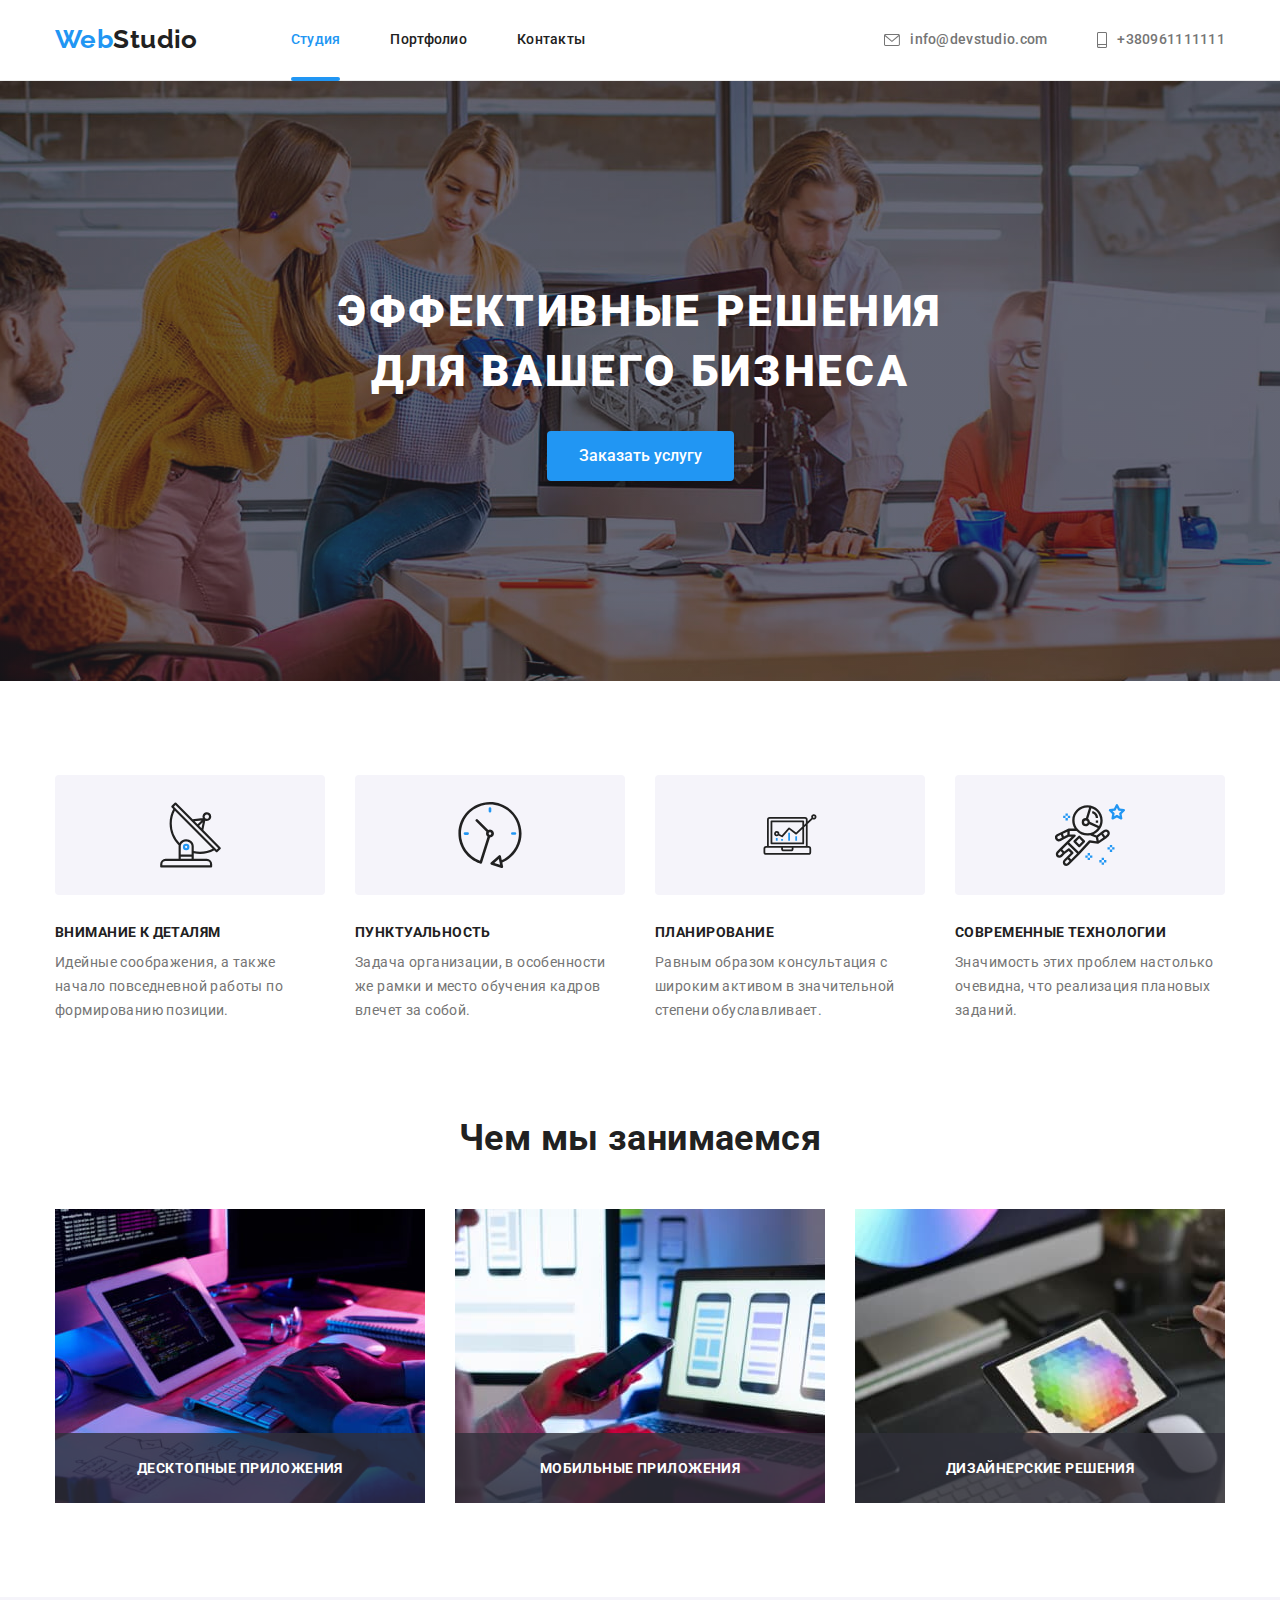
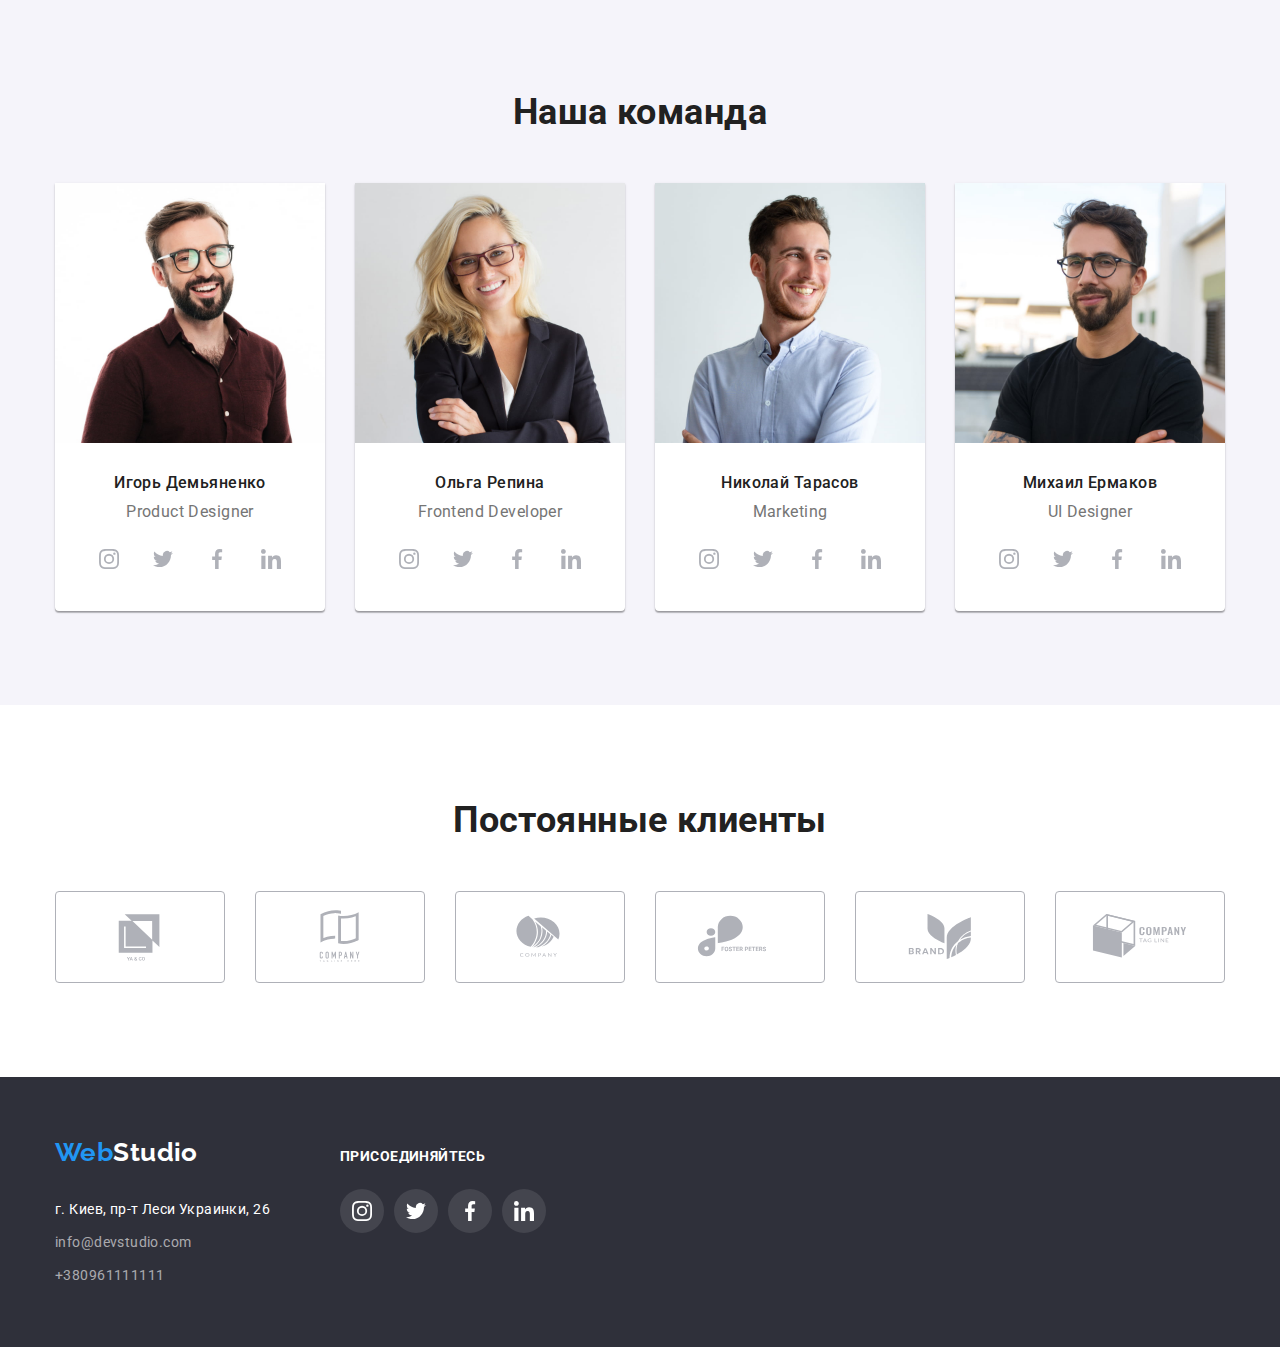
<file: index.html>
<!DOCTYPE html>
<html lang="ru">
  <head>
    <meta charset="UTF-8" />
    <meta http-equiv="X-UA-Compatible" content="IE=edge" />
    <meta name="viewport" content="width=device-width, initial-scale=1.0" />
    <title>Студия</title>
    <link rel="preconnect" href="https://fonts.googleapis.com" />
    <link rel="preconnect" href="https://fonts.gstatic.com" crossorigin />
    <link
      href="https://fonts.googleapis.com/css2?family=Raleway:wght@700&family=Roboto:wght@400;500;700;900&display=swap"
      rel="stylesheet"
    />
    <link
      rel="stylesheet"
      href="https://cdnjs.cloudflare.com/ajax/libs/modern-normalize/1.0.0/modern-normalize.min.css"
    />
    <link rel="stylesheet" href="./css/styles.css" />
  </head>
  <body>
    <header class="header">
      <div class="container header-wrapp">
        <nav class="main-nav">
          <a class="logo link" href="/">
            <span class="logo-accent">Web</span>Studio
          </a>
          <ul class="header-nav list">
            <li class="item">
              <a class="header-nav-link link current" href="./index.html"
                >Студия</a
              >
            </li>
            <li class="item">
              <a class="header-nav-link link" href="./portfolio.html"
                >Портфолио</a
              >
            </li>
            <li class="item">
              <a class="header-nav-link link" href=""> Контакты</a>
            </li>
          </ul>
        </nav>
        <ul class="header-contacts list">
          <li class="item">
            <a
              class="header-contacts-link link"
              href="mailto:info@devstudio.com"
            >
              <svg class="contacts-icon" width="16" height="12">
                <use href="./images/icons.svg#icon-envelope"></use>
              </svg>
              info@devstudio.com</a
            >
          </li>
          <li class="item">
            <a class="header-contacts-link link" href="tel:+380961111111">
              <svg class="contacts-icon" width="10" height="16">
                <use href="./images/icons.svg#icon-smartphone"></use>
              </svg>
              +380961111111</a
            >
          </li>
        </ul>
      </div>
    </header>
    <main>
      <section class="hero">
        <h1 class="hero-title">Эффективные решения<br />для вашего бизнеса</h1>
        <button class="btn btn-primary" type="button" data-modal-open>
          Заказать услугу
        </button>
      </section>

      <section class="section features">
        <div class="container">
          <h2 class="visually-hidden">Особенности</h2>
          <ul class="features-list list">
            <li class="item">
              <div class="features-thumb">
                <svg class="features-icons" width="65" height="70">
                  <use href="./images/icons.svg#icon-antenna"></use>
                </svg>
              </div>
              <h3 class="features-title">Внимание к деталям</h3>
              <p class="features-text">
                Идейные соображения, а также начало повседневной работы по
                формированию позиции.
              </p>
            </li>
            <li class="item">
              <div class="features-thumb">
                <svg class="features-icons" width="66" height="70">
                  <use href="./images/icons.svg#icon-clock"></use>
                </svg>
              </div>
              <h3 class="features-title">Пунктуальность</h3>
              <p class="features-text">
                Задача организации, в особенности же рамки и место обучения
                кадров влечет за собой.
              </p>
            </li>
            <li class="item">
              <div class="features-thumb">
                <svg class="features-icons" width="70" height="53">
                  <use href="./images/icons.svg#icon-diagram"></use>
                </svg>
              </div>
              <h3 class="features-title">Планирование</h3>
              <p class="features-text">
                Равным образом консультация с широким активом в значительной
                степени обуславливает.
              </p>
            </li>
            <li class="item">
              <div class="features-thumb">
                <svg class="features-icons" width="70" height="70">
                  <use href="./images/icons.svg#icon-astronaut"></use>
                </svg>
              </div>
              <h3 class="features-title">Современные технологии</h3>
              <p class="features-text">
                Значимость этих проблем настолько очевидна, что реализация
                плановых заданий.
              </p>
            </li>
          </ul>
        </div>
      </section>

      <section class="section activity">
        <div class="container">
          <h2 class="section-title">Чем мы занимаемся</h2>
          <ul class="activity-list list">
            <li class="activity-item">
              <img
                src="./images/box-1.jpg"
                alt="Десктопные приложения"
                width="370"
                height="294"
              />
              <p class="activity-item-title">Десктопные приложения</p>
            </li>
            <li class="activity-item">
              <img
                src="./images/box-2.jpg"
                alt="Мобильные приложения"
                width="370"
                height="294"
              />
              <p class="activity-item-title">Мобильные приложения</p>
            </li>
            <li class="activity-item">
              <img
                src="./images/box-3.jpg"
                alt="Дизайнерские решения"
                width="370"
                height="294"
              />
              <p class="activity-item-title">Дизайнерские решения</p>
            </li>
          </ul>
        </div>
      </section>
      <section class="section team">
        <div class="container">
          <h2 class="section-title">Наша команда</h2>
          <ul class="team-list list">
            <li class="team-item">
              <img
                src="./images/img-1.jpg"
                alt="Игорь Демьяненко"
                width="270"
                height="260"
              />
              <div class="team-item-text">
                <h3 class="team-item-title">Игорь Демьяненко</h3>
                <p class="team-item-desc" lang="en">Product Designer</p>

                <ul class="social-links-list list">
                  <li class="social-links-item">
                    <a href="#" target="_blank" class="social-link">
                      <svg class="social-icon">
                        <use
                          href="./images/icons.svg#icon-instagram"
                          width="20"
                          height="20"
                        ></use>
                      </svg>
                    </a>
                  </li>
                  <li class="social-links-item">
                    <a href="#" target="_blank" class="social-link">
                      <svg class="social-icon">
                        <use href="./images/icons.svg#icon-twitter"></use>
                      </svg>
                    </a>
                  </li>
                  <li class="social-links-item">
                    <a href="#" target="_blank" class="social-link">
                      <svg class="social-icon">
                        <use
                          href="./images/icons.svg#icon-facebook"
                          width="20"
                          height="20"
                        ></use>
                      </svg>
                    </a>
                  </li>
                  <li class="social-links-item">
                    <a href="#" target="_blank" class="social-link">
                      <svg class="social-icon">
                        <use
                          href="./images/icons.svg#icon-linkedin"
                          width="20"
                          height="20"
                        ></use>
                      </svg>
                    </a>
                  </li>
                </ul>
              </div>
            </li>
            <li class="team-item">
              <img
                src="./images/img-2.jpg"
                alt="Ольга Репина"
                width="270"
                height="260"
              />
              <div class="team-item-text">
                <h3 class="team-item-title">Ольга Репина</h3>
                <p class="team-item-desc" lang="en">Frontend Developer</p>
                <ul class="social-links-list list">
                  <li class="social-links-item">
                    <a href="#" target="_blank" class="social-link">
                      <svg class="social-icon">
                        <use
                          href="./images/icons.svg#icon-instagram"
                          width="20"
                          height="20"
                        ></use>
                      </svg>
                    </a>
                  </li>
                  <li class="social-links-item">
                    <a href="#" target="_blank" class="social-link">
                      <svg class="social-icon">
                        <use href="./images/icons.svg#icon-twitter"></use>
                      </svg>
                    </a>
                  </li>
                  <li class="social-links-item">
                    <a href="#" target="_blank" class="social-link">
                      <svg class="social-icon">
                        <use
                          href="./images/icons.svg#icon-facebook"
                          width="20"
                          height="20"
                        ></use>
                      </svg>
                    </a>
                  </li>
                  <li class="social-links-item">
                    <a href="#" target="_blank" class="social-link">
                      <svg class="social-icon">
                        <use
                          href="./images/icons.svg#icon-linkedin"
                          width="20"
                          height="20"
                        ></use>
                      </svg>
                    </a>
                  </li>
                </ul>
              </div>
            </li>
            <li class="team-item">
              <img
                src="./images/img-3.jpg"
                alt="Николай Тарасов"
                width="270"
                height="260"
              />
              <div class="team-item-text">
                <h3 class="team-item-title">Николай Тарасов</h3>
                <p class="team-item-desc" lang="en">Marketing</p>
                <ul class="social-links-list list">
                  <li class="social-links-item">
                    <a href="#" target="_blank" class="social-link">
                      <svg class="social-icon">
                        <use
                          href="./images/icons.svg#icon-instagram"
                          width="20"
                          height="20"
                        ></use>
                      </svg>
                    </a>
                  </li>
                  <li class="social-links-item">
                    <a href="#" target="_blank" class="social-link">
                      <svg class="social-icon">
                        <use href="./images/icons.svg#icon-twitter"></use>
                      </svg>
                    </a>
                  </li>
                  <li class="social-links-item">
                    <a href="#" target="_blank" class="social-link">
                      <svg class="social-icon">
                        <use
                          href="./images/icons.svg#icon-facebook"
                          width="20"
                          height="20"
                        ></use>
                      </svg>
                    </a>
                  </li>
                  <li class="social-links-item">
                    <a href="#" target="_blank" class="social-link">
                      <svg class="social-icon">
                        <use
                          href="./images/icons.svg#icon-linkedin"
                          width="20"
                          height="20"
                        ></use>
                      </svg>
                    </a>
                  </li>
                </ul>
              </div>
            </li>
            <li class="team-item">
              <img
                src="./images/img-4.jpg"
                alt="Михаил Ермаков"
                width="270"
                height="260"
              />
              <div class="team-item-text">
                <h3 class="team-item-title">Михаил Ермаков</h3>
                <p class="team-item-desc" lang="en">UI Designer</p>
                <ul class="social-links-list list">
                  <li class="social-links-item">
                    <a href="#" target="_blank" class="social-link">
                      <svg class="social-icon">
                        <use
                          href="./images/icons.svg#icon-instagram"
                          width="20"
                          height="20"
                        ></use>
                      </svg>
                    </a>
                  </li>
                  <li class="social-links-item">
                    <a href="#" target="_blank" class="social-link">
                      <svg class="social-icon">
                        <use href="./images/icons.svg#icon-twitter"></use>
                      </svg>
                    </a>
                  </li>
                  <li class="social-links-item">
                    <a href="#" target="_blank" class="social-link">
                      <svg class="social-icon">
                        <use
                          href="./images/icons.svg#icon-facebook"
                          width="20"
                          height="20"
                        ></use>
                      </svg>
                    </a>
                  </li>
                  <li class="social-links-item">
                    <a href="#" target="_blank" class="social-link">
                      <svg class="social-icon">
                        <use
                          href="./images/icons.svg#icon-linkedin"
                          width="20"
                          height="20"
                        ></use>
                      </svg>
                    </a>
                  </li>
                </ul>
              </div>
            </li>
          </ul>
        </div>
      </section>
      <section class="section">
        <div class="container">
          <h2 class="section-title">Постоянные клиенты</h2>
          <ul class="clients-list list">
            <li class="item">
              <a href="#" class="clients-link">
                <svg class="clients-icon">
                  <use href="./images/icons.svg#icon-client-logo1"></use>
                </svg>
              </a>
            </li>
            <li class="item">
              <a href="#" class="clients-link">
                <svg class="clients-icon">
                  <use href="./images/icons.svg#icon-client-logo2"></use>
                </svg>
              </a>
            </li>
            <li class="item">
              <a href="#" class="clients-link">
                <svg class="clients-icon">
                  <use href="./images/icons.svg#icon-client-logo3"></use>
                </svg>
              </a>
            </li>
            <li class="item">
              <a href="#" class="clients-link">
                <svg class="clients-icon">
                  <use href="./images/icons.svg#icon-client-logo4"></use>
                </svg>
              </a>
            </li>
            <li class="item">
              <a href="#" class="clients-link">
                <svg class="clients-icon">
                  <use href="./images/icons.svg#icon-client-logo5"></use>
                </svg>
              </a>
            </li>
            <li class="item">
              <a href="#" class="clients-link">
                <svg class="clients-icon">
                  <use href="./images/icons.svg#icon-client-logo6"></use>
                </svg>
              </a>
            </li>
          </ul>
        </div>
      </section>
    </main>
    <footer class="footer">
      <div class="container footer-wrapp">
        <div class="footer-contacts">
          <a class="footer-logo link" href="/">
            <span class="logo-accent">Web</span>Studio
          </a>
          <address class="footer-address">
            <p class="footer-address-text">г. Киев, пр-т Леси Украинки, 26</p>
            <ul class="footer-contacts list">
              <li class="item">
                <a
                  class="footer-contacts-link link"
                  href="mailto:info@devstudio.com"
                  >info@devstudio.com</a
                >
              </li>
              <li class="item">
                <a class="footer-contacts-link link" href="tel:+380961111111"
                  >+380961111111</a
                >
              </li>
            </ul>
          </address>
        </div>
        <div class="footer-socials">
          <h2 class="footer-title">Присоединяйтесь</h2>
          <ul class="footer-social-links-list list">
            <li class="footer-social-links-item">
              <a href="#" target="_blank" class="footer-social-link">
                <svg class="social-icon">
                  <use
                    href="./images/icons.svg#icon-instagram"
                    width="20"
                    height="20"
                  ></use>
                </svg>
              </a>
            </li>
            <li class="footer-social-links-item">
              <a href="#" target="_blank" class="footer-social-link">
                <svg class="social-icon">
                  <use href="./images/icons.svg#icon-twitter"></use>
                </svg>
              </a>
            </li>
            <li class="footer-social-links-item">
              <a href="#" target="_blank" class="footer-social-link">
                <svg class="social-icon">
                  <use
                    href="./images/icons.svg#icon-facebook"
                    width="20"
                    height="20"
                  ></use>
                </svg>
              </a>
            </li>
            <li class="footer-social-links-item">
              <a href="#" target="_blank" class="footer-social-link">
                <svg class="social-icon">
                  <use
                    href="./images/icons.svg#icon-linkedin"
                    width="20"
                    height="20"
                  ></use>
                </svg>
              </a>
            </li>
          </ul>
        </div>
      </div>
    </footer>
    <div class="backdrop is-hidden" data-modal>
      <div class="modal">
        <button type="button" class="btn close-btn" data-modal-close>
          <svg class="close-icon" width="11" height="11">
            <use href="./images/icons.svg#icon-close"></use>
          </svg>
        </button>
      </div>
    </div>
    <script src="./js/modal.js"></script>
  </body>
</html>
</file>
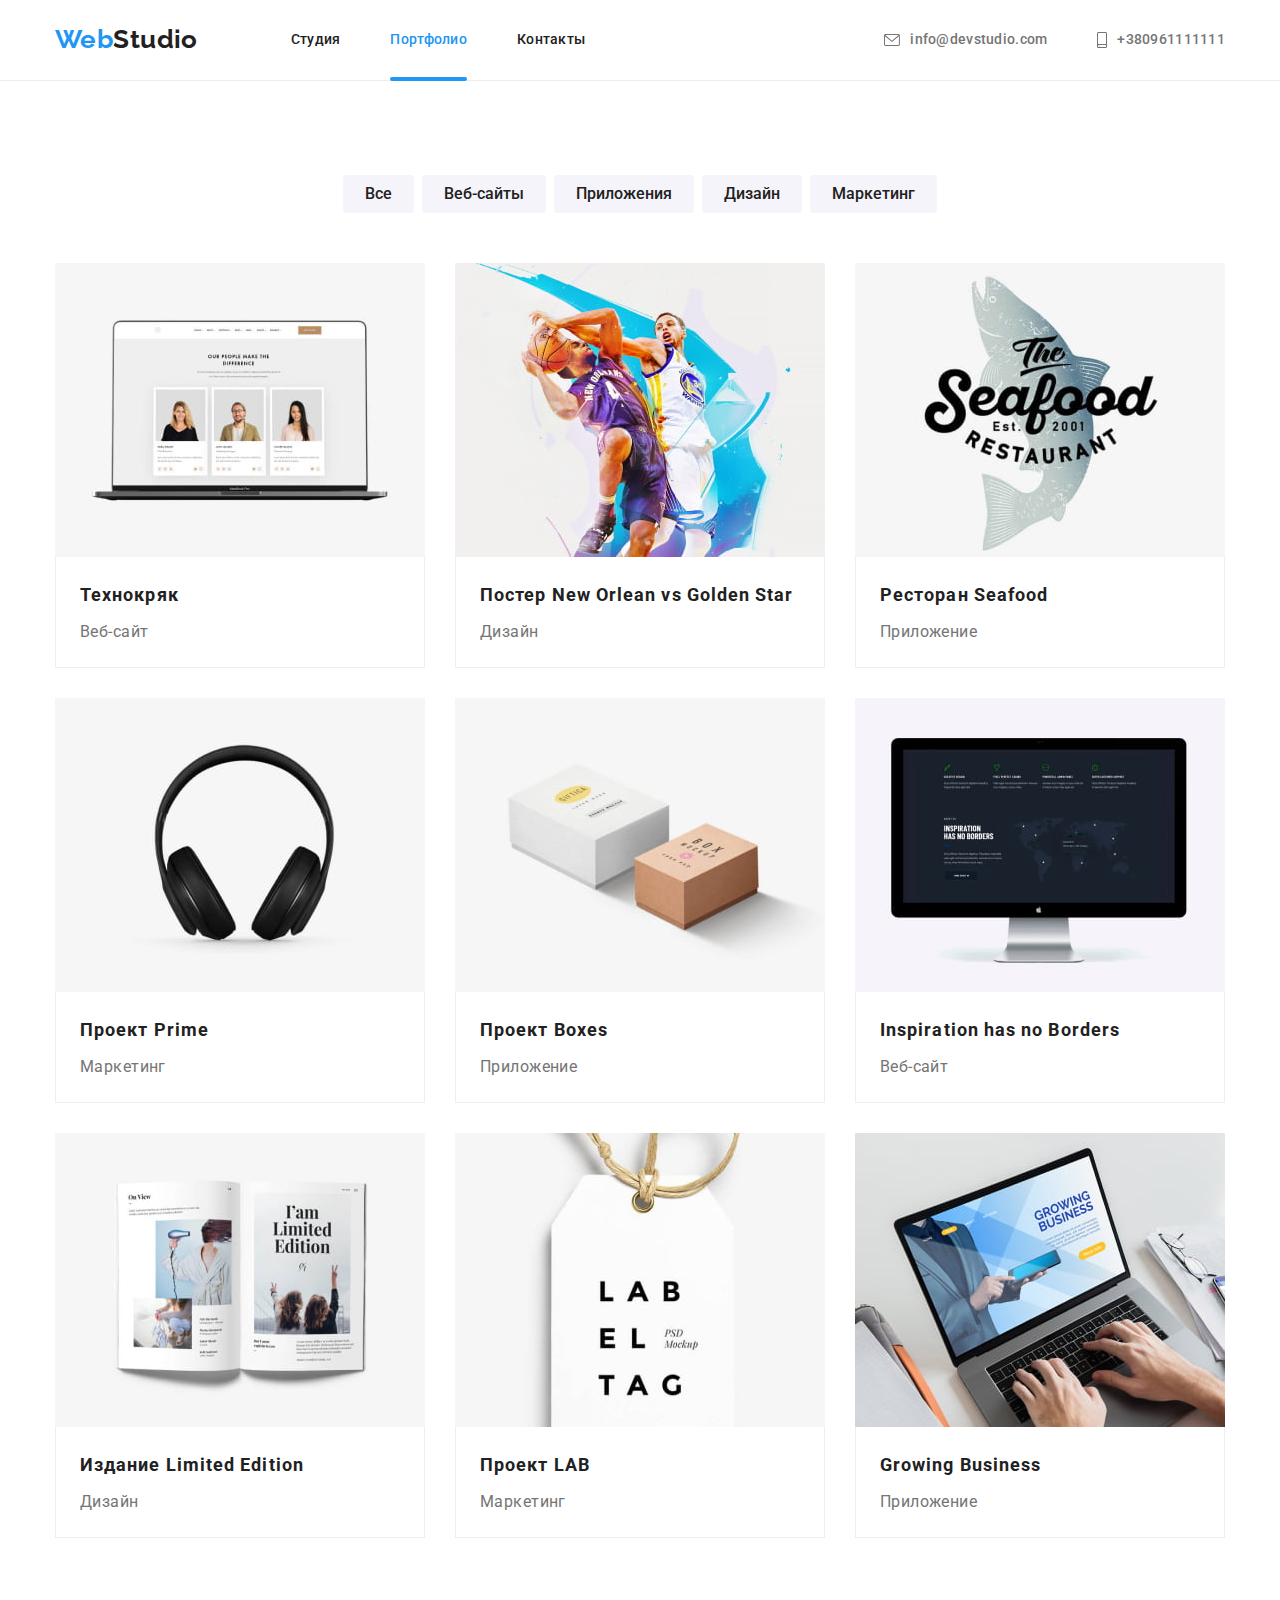
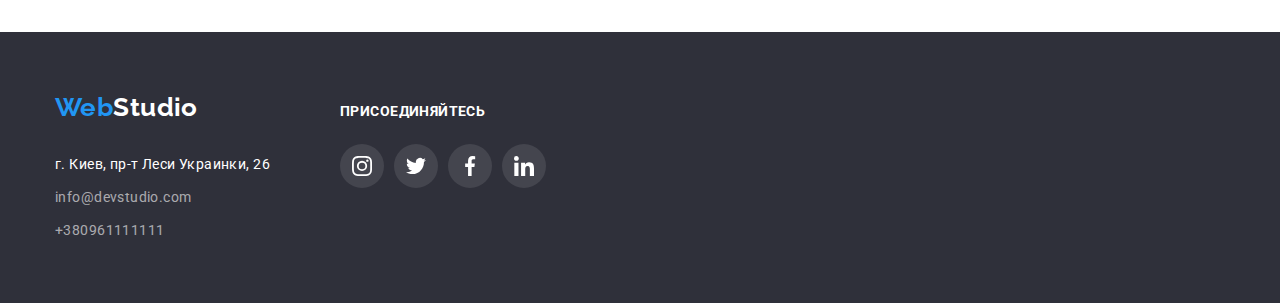
<file: portfolio.html>
<!DOCTYPE html>
<html lang="ru">
  <head>
    <meta charset="UTF-8" />
    <meta http-equiv="X-UA-Compatible" content="IE=edge" />
    <meta name="viewport" content="width=device-width, initial-scale=1.0" />
    <title>Портфолио</title>
    <link rel="preconnect" href="https://fonts.googleapis.com" />
    <link rel="preconnect" href="https://fonts.gstatic.com" crossorigin />
    <link
      href="https://fonts.googleapis.com/css2?family=Raleway:wght@700&family=Roboto:wght@400;500;700;900&display=swap"
      rel="stylesheet"
    />
    <link
      rel="stylesheet"
      href="https://cdnjs.cloudflare.com/ajax/libs/modern-normalize/1.0.0/modern-normalize.min.css"
    />
    <link rel="stylesheet" href="./css/styles.css" />
  </head>
  <body>
    <header class="header">
      <div class="container header-wrapp">
        <nav class="main-nav">
          <a class="logo link" href="/">
            <span class="logo-accent">Web</span>Studio
          </a>
          <ul class="header-nav list">
            <li class="item">
              <a class="header-nav-link link" href="./index.html">Студия</a>
            </li>
            <li class="item">
              <a class="header-nav-link link current" href="./portfolio.html"
                >Портфолио</a
              >
            </li>
            <li class="item">
              <a class="header-nav-link link" href=""> Контакты</a>
            </li>
          </ul>
        </nav>
        <ul class="header-contacts list">
          <li class="item">
            <a
              class="header-contacts-link link"
              href="mailto:info@devstudio.com"
            >
              <svg class="contacts-icon" width="16" height="12">
                <use href="./images/icons.svg#icon-envelope"></use>
              </svg>
              info@devstudio.com</a
            >
          </li>
          <li class="item">
            <a class="header-contacts-link link" href="tel:+380961111111">
              <svg class="contacts-icon" width="10" height="16">
                <use href="./images/icons.svg#icon-smartphone"></use>
              </svg>
              +380961111111</a
            >
          </li>
        </ul>
      </div>
    </header>
    <main>
      <section class="section portfolio">
        <div class="container">
          <h1 class="visually-hidden">Портфолио</h1>
          <ul class="filter-list list">
            <li class="item">
              <button class="btn btn-secondary" type="button">Все</button>
            </li>
            <li class="item">
              <button class="btn btn-secondary" type="button">Веб-сайты</button>
            </li>
            <li class="item">
              <button class="btn btn-secondary" type="button">
                Приложения
              </button>
            </li>
            <li class="item">
              <button class="btn btn-secondary" type="button">Дизайн</button>
            </li>
            <li class="item">
              <button class="btn btn-secondary" type="button">Маркетинг</button>
            </li>
          </ul>
          <h2 class="visually-hidden">Все</h2>
          <ul class="projects-list list">
            <li class="item">
              <a href="#" class="projects-link link">
                <div class="project-thumb">
                  <img
                    src="./images/portfolio/img.jpg"
                    alt="Технокряк"
                    width="370"
                    height="294"
                  />
                  <div class="projects-overlay">
                    <p class="projects-desc-text">
                      Ресурс предлагает комплексные предложения с разным уровнем
                      функционала и сервисов. Все это позволит посетителю
                      получить исчерпывающие сведения ddо компании или частном
                      лице.
                    </p>
                  </div>
                </div>
                <div class="projects-text">
                  <h3 class="projects-title">Технокряк</h3>
                  <p class="projects-desc">Веб-сайт</p>
                </div>
              </a>
            </li>
            <li class="item">
              <a href="#" class="projects-link link">
                <div class="project-thumb">
                  <img
                    src="./images/portfolio/img-1.jpg"
                    alt="Постер New Orlean vs Golden Star"
                    width="370"
                    height="294"
                  />
                  <div class="projects-overlay">
                    <p class="projects-desc-text">
                      Ресурс предлагает комплексные предложения с разным уровнем
                      функционала и сервисов. Все это позволит посетителю
                      получить исчерпывающие сведения ddо компании или частном
                      лице.
                    </p>
                  </div>
                </div>
                <div class="projects-text">
                  <h3 class="projects-title">
                    Постер New Orlean vs Golden Star
                  </h3>
                  <p class="projects-desc">Дизайн</p>
                </div>
              </a>
            </li>
            <li class="item">
              <a href="#" class="projects-link link">
                <div class="project-thumb">
                  <img
                    src="./images/portfolio/img-2.jpg"
                    alt="Ресторан Seafood"
                    width="370"
                    height="294"
                  />
                  <div class="projects-overlay">
                    <p class="projects-desc-text">
                      Ресурс предлагает комплексные предложения с разным уровнем
                      функционала и сервисов. Все это позволит посетителю
                      получить исчерпывающие сведения ddо компании или частном
                      лице.
                    </p>
                  </div>
                </div>
                <div class="projects-text">
                  <h3 class="projects-title">Ресторан Seafood</h3>
                  <p class="projects-desc">Приложение</p>
                </div>
              </a>
            </li>
            <li class="item">
              <a href="#" class="projects-link link">
                <div class="project-thumb">
                  <img
                    src="./images/portfolio/img-3.jpg"
                    alt="Проект Prime"
                    width="370"
                    height="294"
                  />
                  <div class="projects-overlay">
                    <p class="projects-desc-text">
                      Ресурс предлагает комплексные предложения с разным уровнем
                      функционала и сервисов. Все это позволит посетителю
                      получить исчерпывающие сведения ddо компании или частном
                      лице.
                    </p>
                  </div>
                </div>
                <div class="projects-text">
                  <h3 class="projects-title">Проект Prime</h3>
                  <p class="projects-desc">Маркетинг</p>
                </div>
              </a>
            </li>
            <li class="item">
              <a href="#" class="projects-link link">
                <div class="project-thumb">
                  <img
                    src="./images/portfolio/img-4.jpg"
                    alt="Проект Boxes"
                    width="370"
                    height="294"
                  />
                  <div class="projects-overlay">
                    <p class="projects-desc-text">
                      Ресурс предлагает комплексные предложения с разным уровнем
                      функционала и сервисов. Все это позволит посетителю
                      получить исчерпывающие сведения ddо компании или частном
                      лице.
                    </p>
                  </div>
                </div>
                <div class="projects-text">
                  <h3 class="projects-title">Проект Boxes</h3>
                  <p class="projects-desc">Приложение</p>
                </div>
              </a>
            </li>
            <li class="item">
              <a href="#" class="projects-link link">
                <div class="project-thumb">
                  <img
                    src="./images/portfolio/img-5.jpg"
                    alt="Inspiration has no Borders"
                    width="370"
                    height="294"
                  />
                  <div class="projects-overlay">
                    <p class="projects-desc-text">
                      Ресурс предлагает комплексные предложения с разным уровнем
                      функционала и сервисов. Все это позволит посетителю
                      получить исчерпывающие сведения ddо компании или частном
                      лице.
                    </p>
                  </div>
                </div>
                <div class="projects-text">
                  <h3 class="projects-title">Inspiration has no Borders</h3>
                  <p class="projects-desc">Веб-сайт</p>
                </div>
              </a>
            </li>
            <li class="item">
              <a href="#" class="projects-link link">
                <div class="project-thumb">
                  <img
                    src="./images/portfolio/img-6.jpg"
                    alt="Издание Limited Edition"
                    width="370"
                    height="294"
                  />
                  <div class="projects-overlay">
                    <p class="projects-desc-text">
                      Ресурс предлагает комплексные предложения с разным уровнем
                      функционала и сервисов. Все это позволит посетителю
                      получить исчерпывающие сведения ddо компании или частном
                      лице.
                    </p>
                  </div>
                </div>
                <div class="projects-text">
                  <h3 class="projects-title">Издание Limited Edition</h3>
                  <p class="projects-desc">Дизайн</p>
                </div>
              </a>
            </li>
            <li class="item">
              <a href="#" class="projects-link link">
                <div class="project-thumb">
                  <img
                    src="./images/portfolio/img-7.jpg"
                    alt="Проект LAB"
                    width="370"
                    height="294"
                  />
                  <div class="projects-overlay">
                    <p class="projects-desc-text">
                      Ресурс предлагает комплексные предложения с разным уровнем
                      функционала и сервисов. Все это позволит посетителю
                      получить исчерпывающие сведения ddо компании или частном
                      лице.
                    </p>
                  </div>
                </div>
                <div class="projects-text">
                  <h3 class="projects-title">Проект LAB</h3>
                  <p class="projects-desc">Маркетинг</p>
                </div>
              </a>
            </li>
            <li class="item">
              <a href="#" class="projects-link link">
                <div class="project-thumb">
                  <img
                    src="./images/portfolio/img-8.jpg"
                    alt="Growing Business"
                    width="370"
                    height="294"
                  />
                  <div class="projects-overlay">
                    <p class="projects-desc-text">
                      Ресурс предлагает комплексные предложения с разным уровнем
                      функционала и сервисов. Все это позволит посетителю
                      получить исчерпывающие сведения ddо компании или частном
                      лице.
                    </p>
                  </div>
                </div>
                <div class="projects-text">
                  <h3 class="projects-title">Growing Business</h3>
                  <p class="projects-desc">Приложение</p>
                </div>
              </a>
            </li>
          </ul>
        </div>
      </section>
    </main>
    <footer class="footer">
      <div class="container footer-wrapp">
        <div class="footer-contacts">
          <a class="footer-logo link" href="/">
            <span class="logo-accent">Web</span>Studio
          </a>
          <address class="footer-address">
            <p class="footer-address-text">г. Киев, пр-т Леси Украинки, 26</p>
            <ul class="footer-contacts list">
              <li class="item">
                <a
                  class="footer-contacts-link link"
                  href="mailto:info@devstudio.com"
                  >info@devstudio.com</a
                >
              </li>
              <li class="item">
                <a class="footer-contacts-link link" href="tel:+380961111111"
                  >+380961111111</a
                >
              </li>
            </ul>
          </address>
        </div>
        <div class="footer-socials">
          <h2 class="footer-title">Присоединяйтесь</h2>
          <ul class="footer-social-links-list list">
            <li class="footer-social-links-item">
              <a href="#" target="_blank" class="footer-social-link">
                <svg class="social-icon">
                  <use
                    href="./images/icons.svg#icon-instagram"
                    width="20"
                    height="20"
                  ></use>
                </svg>
              </a>
            </li>
            <li class="footer-social-links-item">
              <a href="#" target="_blank" class="footer-social-link">
                <svg class="social-icon">
                  <use href="./images/icons.svg#icon-twitter"></use>
                </svg>
              </a>
            </li>
            <li class="footer-social-links-item">
              <a href="#" target="_blank" class="footer-social-link">
                <svg class="social-icon">
                  <use
                    href="./images/icons.svg#icon-facebook"
                    width="20"
                    height="20"
                  ></use>
                </svg>
              </a>
            </li>
            <li class="footer-social-links-item">
              <a href="#" target="_blank" class="footer-social-link">
                <svg class="social-icon">
                  <use
                    href="./images/icons.svg#icon-linkedin"
                    width="20"
                    height="20"
                  ></use>
                </svg>
              </a>
            </li>
          </ul>
        </div>
      </div>
    </footer>
  </body>
</html>
</file>
<file: css/styles.css>
:root {
  --primary-text-color: #757575;
  --secondary-text-color: #212121;
  --accent-color: #2196f3;
  --primary-white-color: #fff;

  --secondary-btn-bgcolor: #f5f4fa;
}

body {
  font: 14px/1.71 "Roboto", sans-serif;
  color: var(--primary-text-color);
  letter-spacing: 0.03em;
}

.container {
  width: 1200px;
  padding: 0 15px;
  margin: 0 auto;
}

.section {
  padding: 94px 0;
}

h1,
h2,
h3,
h4,
h5,
h6 {
  margin: 0;
  padding: 0;
  border: 0;
  outline: 0;
  font-size: 100%;
  vertical-align: baseline;
  background: transparent;
}
p {
  margin: 0;
}
img {
  display: block;
  max-width: 100%;
}
.link {
  text-decoration: none;
}
.list {
  padding: 0;
  margin: 0;
  list-style: none;
}

.visually-hidden {
  position: absolute;
  width: 1px;
  height: 1px;
  margin: -1px;
  border: 0;
  padding: 0;

  white-space: nowrap;
  clip-path: inset(100%);
  clip: rect(0 0 0 0);
  overflow: hidden;
}

.logo {
  display: block;
  padding: 24px 0 25px 0;

  color: var(--secondary-text-color);
  font: 700 26px/1.19 "Raleway", sans-serif;
}
.logo-accent {
  color: var(--accent-color);
}
.footer-logo {
  display: block;
  margin-bottom: 30px;

  font: 700 26px/1.19 "Raleway", sans-serif;
  color: var(--primary-white-color);
}

.header {
  border-bottom: 1px solid #ececec;
}
.header-wrapp {
  display: flex;
  align-items: center;
}
.main-nav {
  display: flex;
}
.header-nav {
  display: flex;
  margin-left: 93px;
}
.header-nav .item + .item {
  margin-left: 50px;
}

.header-nav-link {
  display: block;
  position: relative;
  padding: 32px 0;

  color: var(--secondary-text-color);
  font-weight: 500;
  line-height: 1.14;
  letter-spacing: 0.02em;

  transition: color 250ms cubic-bezier(0.4, 0, 0.2, 1);
}
.header-nav-link:hover,
.header-nav-link:focus {
  color: var(--accent-color);
}
.header-nav-link.current {
  color: var(--accent-color);
}

.header-nav-link.current::after {
  content: "";
  position: absolute;
  display: block;
  bottom: -1px;
  width: 100%;
  height: 4px;
  background: #2196f3;
  border-radius: 2px;
}

.header-contacts {
  display: flex;
  margin-left: auto;
}
.header-contacts .item + .item {
  margin-left: 50px;
}

.header-contacts-link {
  display: flex;
  align-items: center;

  font-weight: 500;
  line-height: 1.14;
  letter-spacing: 0.02em;
  color: var(--primary-text-color);
  fill: var(--primary-text-color);

  transition: color 250ms cubic-bezier(0.4, 0, 0.2, 1),
    fill 250ms cubic-bezier(0.4, 0, 0.2, 1);
}
.header-contacts-link:hover,
.header-contacts-link:focus {
  color: var(--accent-color);
  fill: var(--accent-color);
}
.contacts-icon {
  margin-right: 10px;
}
.footer {
  padding: 60px 0;
  background-color: #2f303a;
}
.footer-address {
  font-style: normal;
}
.footer-address-text {
  color: var(--primary-white-color);
  margin-bottom: 9px;
}
.footer-contacts-link {
  color: rgba(255, 255, 255, 0.6);
  transition: color 250ms cubic-bezier(0.4, 0, 0.2, 1);
}
.footer-contacts .item + .item {
  margin-top: 9px;
}
.footer-contacts-link:hover,
.footer-contacts-link:focus {
  color: var(--accent-color);
}
.footer-title {
  margin-bottom: 20px;
  font-size: 14px;
  line-height: 1, 142857142857143;
  letter-spacing: 0.03em;
  text-transform: uppercase;
  color: var(--primary-white-color);
}

.hero {
  max-width: 1600px;
  height: 600px;
  background-color: #c4c4c4;
  background-image: linear-gradient(
      to top,
      rgba(47, 48, 58, 0.4),
      rgba(47, 48, 58, 0.4)
    ),
    url("../images/hero.jpg");
  background-repeat: no-repeat;
  background-position: center;
  margin: 0 auto;
  padding-top: 200px;
  padding-bottom: 200px;
  text-align: center;
}
.hero-title {
  font-weight: 900;
  font-size: 44px;
  line-height: 1.364;
  text-align: center;
  letter-spacing: 0.06em;
  text-transform: uppercase;
  color: var(--primary-white-color);
}

.section-title {
  margin-bottom: 50px;
  font-size: 36px;
  font-weight: 700;
  line-height: 1.1667;
  text-align: center;
  color: var(--secondary-text-color);
}
.features {
  padding-bottom: 0;
}
.features-list {
  display: flex;
}
.features-list .item {
  width: 270px;
}

.features-list .item + .item {
  margin-left: 30px;
}

.features-thumb {
  display: flex;
  align-items: center;
  justify-content: center;
  height: 120px;
  background-color: #f5f4fa;
  margin-bottom: 30px;
  border-radius: 4px;
}

.features-title {
  margin-bottom: 10px;
  font-weight: 700;
  line-height: 1.14;
  text-transform: uppercase;
  color: var(--secondary-text-color);
}
.section-features-title {
  visibility: hidden;
}
.activity-list {
  display: flex;
}
.activity-item {
  position: relative;
  width: 370px;
}
.activity-item + .activity-item {
  margin-left: 30px;
}
.activity-item-title {
  position: absolute;
  bottom: 0;
  width: 100%;

  padding: 27px 0;
  background: rgba(47, 48, 58, 0.8);

  font-family: "Roboto";
  font-style: normal;
  font-weight: 700;
  font-size: 14px;
  line-height: 1.1428;
  text-align: center;
  letter-spacing: 0.03em;
  text-transform: uppercase;
  color: #ffffff;
}

.team {
  background-color: #f5f4fa;
}
.team-list {
  display: flex;
}
.team-item + .team-item {
  margin-left: 30px;
}
.team-item {
  background: #ffffff;
  box-shadow: 0px 1px 3px rgba(0, 0, 0, 0.12), 0px 1px 1px rgba(0, 0, 0, 0.14),
    0px 2px 1px rgba(0, 0, 0, 0.2);
  border-radius: 0px 0px 4px 4px;
}
.team-item-text {
  padding: 30px 0;
}
.team-item-title {
  margin-bottom: 10px;
  font-size: 16px;
  font-weight: 500;
  line-height: 1.1875;
  text-align: center;
  color: var(--secondary-text-color);
}
.team-item-desc {
  font-size: 16px;
  line-height: 1.1875;
  text-align: center;
  margin-bottom: 16px;
}

.social-links-list {
  display: flex;
  justify-content: center;
}
.social-links-item + .social-links-item {
  margin-left: 10px;
}
.social-link {
  display: flex;
  align-items: center;
  justify-content: center;
  width: 44px;
  height: 44px;
  border-radius: 50%;
  fill: #afb1b8;

  transition: fill 250ms cubic-bezier(0.4, 0, 0.2, 1),
    background-color 250ms cubic-bezier(0.4, 0, 0.2, 1);
}
.social-link:hover,
.social-link:focus {
  fill: var(--primary-white-color);
  background-color: var(--accent-color);
}
.social-icon {
  width: 20px;
  height: 20px;
}
.footer-wrapp {
  display: flex;
  align-items: baseline;
}
.footer-socials {
  margin-left: 70px;
}
.footer-social-links-list {
  display: flex;
}
.footer-social-links-item + .footer-social-links-item {
  margin-left: 10px;
}
.footer-social-link {
  display: flex;
  align-items: center;
  justify-content: center;
  width: 44px;
  height: 44px;
  border-radius: 50%;
  fill: var(--primary-white-color);
  background: rgba(255, 255, 255, 0.1);

  transition: fill 250ms cubic-bezier(0.4, 0, 0.2, 1),
    background-color 250ms cubic-bezier(0.4, 0, 0.2, 1);
}
.footer-social-link:hover,
.footer-social-link:focus {
  fill: var(--primary-white-color);
  background-color: var(--accent-color);
}

.clients-list {
  display: flex;
}
.clients-list .item {
  width: 170px;
  height: 92px;
}
.clients-list .item + .item {
  margin-left: 30px;
}

.clients-link {
  display: flex;
  align-items: center;
  justify-content: center;
  width: 100%;
  height: 100%;
  fill: #afb1b8;
  border: 1px solid #afb1b8;
  border-radius: 4px;

  transition: border 250ms cubic-bezier(0.4, 0, 0.2, 1),
    fill 250ms cubic-bezier(0.4, 0, 0.2, 1);
}

.clients-link:hover,
.clients-link:focus {
  fill: var(--accent-color);
  border: 1px solid var(--accent-color);
}

.clients-icon {
  width: 106px;
  height: 60px;
}

.btn {
  font-family: "Roboto", sans-serif;
  border-radius: 4px;
  border: transparent;
  cursor: pointer;
}
.btn.btn-primary {
  margin-top: 30px;
  padding: 10px 32px;
  font-size: 16px;
  font-weight: 500;
  line-height: 1.875;
  color: var(--primary-white-color);
  background-color: var(--accent-color);
  box-shadow: 0px 4px 4px rgba(0, 0, 0, 0.15);
}
.btn.btn-secondary {
  padding: 6px 22px;
  font-size: 16px;
  font-weight: 500;
  line-height: 1.625;
  color: var(--secondary-text-color);
  background-color: var(--secondary-btn-bgcolor);

  transition: color 250ms cubic-bezier(0.4, 0, 0.2, 1),
    background-color 250ms cubic-bezier(0.4, 0, 0.2, 1),
    box-shadow 250ms cubic-bezier(0.4, 0, 0.2, 1);
}
.btn.btn-secondary:hover,
.btn.btn-secondary:focus {
  color: var(--primary-white-color);
  background-color: var(--accent-color);
  box-shadow: 0px 3px 1px rgba(0, 0, 0, 0.1), 0px 1px 2px rgba(0, 0, 0, 0.08),
    0px 2px 2px rgba(0, 0, 0, 0.12);
}

.filter-list {
  display: flex;
  justify-content: center;
  margin-bottom: 50px;
}
.filter-list .item + .item {
  margin-left: 8px;
}

.projects-list {
  display: flex;
  flex-wrap: wrap;
}
.projects-list .item {
  width: calc((100% - 60px) / 3);
  margin-right: 30px;
  margin-bottom: 30px;
}

.projects-link {
  display: block;
  transition: box-shadow 250ms cubic-bezier(0.4, 0, 0.2, 1);
}
.projects-link:hover,
.projects-link:focus {
  box-shadow: 0px 1px 1px rgba(0, 0, 0, 0.12), 0px 4px 4px rgba(0, 0, 0, 0.06),
    1px 4px 6px rgba(0, 0, 0, 0.16);
  cursor: pointer;
}
.project-thumb {
  position: relative;
  overflow: hidden;
}

.projects-link:hover .projects-overlay {
  transform: translateY(0);
}
.projects-overlay {
  position: absolute;
  width: 100%;
  height: 100%;
  top: 0;
  left: 0;
  background-color: rgba(33, 150, 243, 0.9);
  transform: translateY(100%);
  transition: transform 250ms cubic-bezier(0.4, 0, 0.2, 1);
}
.projects-desc-text {
  padding: 63px 24px;
  font-family: "Roboto";
  font-style: normal;
  font-weight: 400;
  font-size: 18px;
  line-height: 1.556;
  letter-spacing: 0.03em;
  color: #ffffff;
}

.projects-list .item:nth-child(3n) {
  margin-right: 0;
}
.projects-list .item:nth-last-child(-n + 3) {
  margin-bottom: 0;
}
.projects-text {
  padding: 20px 24px;
  border: 1px solid #eeeeee;
  border-top: 0;
}
.projects-title {
  margin-bottom: 4px;
  font-size: 18px;
  font-weight: 700;
  line-height: 2;
  letter-spacing: 0.06em;
  color: var(--secondary-text-color);
}
.projects-desc {
  font-size: 16px;
  line-height: 1.875;
  color: var(--primary-text-color);
}

.backdrop {
  position: fixed;
  top: 0;
  left: 0;
  width: 100%;
  height: 100%;

  background-color: rgba(0, 0, 0, 0.2);

  transition: opacity 250ms cubic-bezier(0.4, 0, 0.2, 1),
    visibility 250ms cubic-bezier(0.4, 0, 0.2, 1);
}
.backdrop.is-hidden {
  opacity: 0;
  visibility: hidden;
  pointer-events: none;
}
.backdrop.is-hidden .modal {
  opacity: 1;
  transform: translate(-50%, -50%) scale(0.8);
}
.modal {
  position: absolute;
  top: 50%;
  left: 50%;
  transform: translate(-50%, -50%) scale(1);

  min-width: 528px;
  min-height: 581px;

  background-color: #fff;
  box-shadow: 0px 1px 3px rgba(0, 0, 0, 0.12), 0px 1px 1px rgba(0, 0, 0, 0.14),
    0px 2px 1px rgba(0, 0, 0, 0.2);
  border-radius: 4px;
  opacity: 1;
  transition: transform 250ms cubic-bezier(0.4, 0, 0.2, 1);
}
.close-btn {
  position: absolute;
  display: flex;
  align-items: center;
  justify-content: center;
  right: 8px;
  top: 8px;
  border-radius: 50%;
  padding: 9px 9px 10px 10px;
  background: transparent;
  border: 1px solid rgba(0, 0, 0, 0.1);
}
</file>
